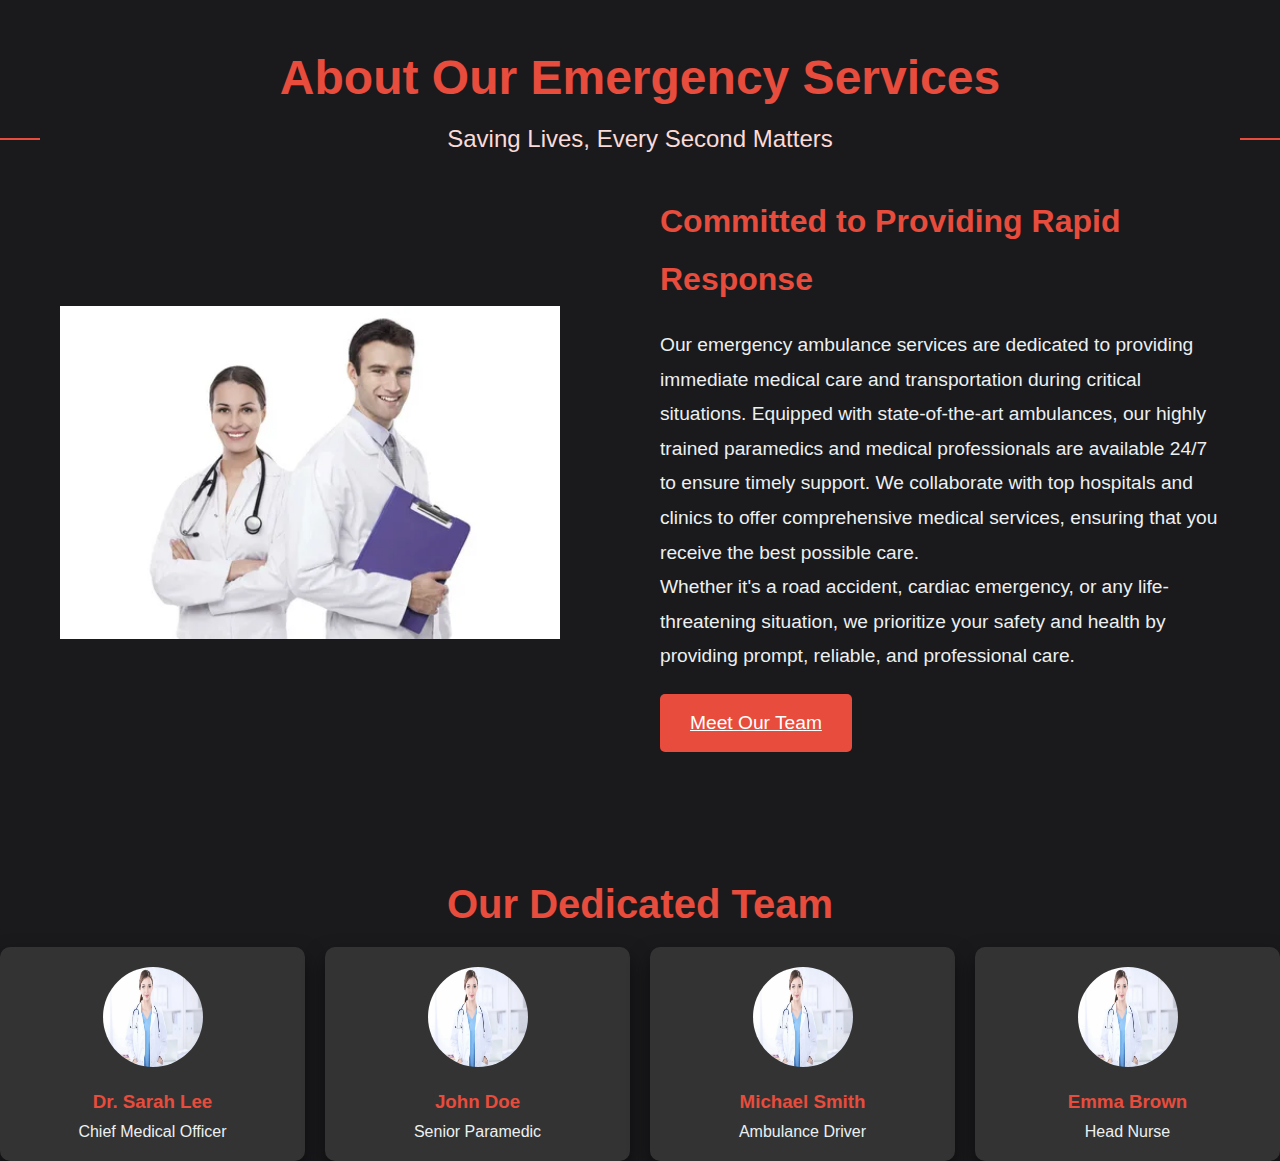
<file: aboutus.html>
<!DOCTYPE html>
<html lang="en">
<head>
    <meta charset="UTF-8">
    <meta name="viewport" content="width=device-width, initial-scale=1.0">
    <title>About Us | Emergency Ambulance Services</title>
    <style>
        /* General Reset */
        * {
            margin: 0;
            padding: 0;
            box-sizing: border-box;
            font-family: 'Arial', sans-serif;
        }

        body {
            background-color: #1A1A1D;
            color: #fff;
            overflow-x: hidden;
        }

        /* Main Container */
        .about-container {
            padding: 50px 20px;
            max-width: 1200px;
            margin: 0 auto;
            text-align: center;
        }

        /* Title Section */
        .about-title {
            font-size: 3rem;
            color: #E74C3C;
            margin-bottom: 20px;
            position: relative;
            animation: fadeInDown 1s ease-in-out;
        }

        /* Subtitle with Line Effect */
        .about-subtitle {
            font-size: 1.5rem;
            margin-bottom: 40px;
            color: #FADBD8;
            position: relative;
        }

        .about-subtitle::before, .about-subtitle::after {
            content: '';
            width: 80px;
            height: 2px;
            background-color: #E74C3C;
            position: absolute;
            top: 50%;
            transform: translateY(-50%);
            animation: lineGrow 1s ease-in-out;
        }

        .about-subtitle::before {
            left: -100px;
        }

        .about-subtitle::after {
            right: -100px;
        }

        /* Content Section */
        .about-content {
            display: grid;
            grid-template-columns: 1fr 1fr;
            gap: 40px;
            align-items: center;
            justify-content: center;
        }

        .about-image {
            width: 100%;
            max-width: 500px;
            animation: fadeInLeft 1.2s ease-in-out;
        }

        .about-text {
            font-size: 1.2rem;
            color: #ECF0F1;
            line-height: 1.8;
            text-align: left;
            animation: fadeInRight 1.2s ease-in-out;
        }

        .about-text h2 {
            color: #E74C3C;
            font-size: 2rem;
            margin-bottom: 20px;
            position: relative;
        }

        /* Button */
        .btn4 {
            display: inline-block;
            padding: 12px 30px;
            background-color: #E74C3C;
            color: #fff;
            font-size: 1.2rem;
            border: none;
            border-radius: 5px;
            cursor: pointer;
            transition: transform 0.3s ease, background-color 0.3s ease;
            margin-top: 20px;
        }

        .btn4:hover {
            background-color: #C0392B;
            transform: translateY(-5px);
        }

        /* Team Section */
        .team-section {
            margin-top: 80px;
            text-align: center;
        }

        .team-title {
            font-size: 2.5rem;
            color: #E74C3C;
            margin-bottom: 20px;
        }

        .team-grid {
            display: grid;
            grid-template-columns: repeat(auto-fit, minmax(250px, 1fr));
            gap: 20px;
        }

        .team-card {
            background-color: #333;
            padding: 20px;
            border-radius: 10px;
            box-shadow: 0 10px 20px rgba(0, 0, 0, 0.5);
            text-align: center;
            transition: transform 0.3s ease, box-shadow 0.3s ease;
            position: relative;
            overflow: hidden;
        }

        .team-card:hover {
            transform: translateY(-10px);
            box-shadow: 0 15px 30px rgba(0, 0, 0, 0.6);
        }

        .team-card img {
            width: 100px;
            height: 100px;
            border-radius: 50%;
            margin-bottom: 20px;
            transition: transform 0.3s ease;
        }

        .team-card:hover img {
            transform: rotate(10deg);
        }

        .team-card h3 {
            color: #E74C3C;
            margin-bottom: 10px;
        }

        .team-card p {
            color: #ECF0F1;
            font-size: 1rem;
        }

        /* Animation Keyframes */
        @keyframes fadeInDown {
            0% {
                opacity: 0;
                transform: translateY(-30px);
            }
            100% {
                opacity: 1;
                transform: translateY(0);
            }
        }

        @keyframes fadeInLeft {
            0% {
                opacity: 0;
                transform: translateX(-50px);
            }
            100% {
                opacity: 1;
                transform: translateX(0);
            }
        }

        @keyframes fadeInRight {
            0% {
                opacity: 0;
                transform: translateX(50px);
            }
            100% {
                opacity: 1;
                transform: translateX(0);
            }
        }

        @keyframes lineGrow {
            0% {
                width: 0;
            }
            100% {
                width: 80px;
            }
        }

        /* Smooth Scrolling */
        html {
            scroll-behavior: smooth;
        }

        /* Responsiveness */
        @media (max-width: 768px) {
            .about-content {
                grid-template-columns: 1fr;
            }
        }
    </style>
</head>
<body>
    <!-- Main About Section -->
    <div class="about-container">
        <h1 class="about-title">About Our Emergency Services</h1>
        <p class="about-subtitle">Saving Lives, Every Second Matters</p>
        <div class="about-content">
            <img src="i (8).webp" alt="Ambulance Image" class="about-image">
            <div class="about-text">
                <h2>Committed to Providing Rapid Response</h2>
                <p>Our emergency ambulance services are dedicated to providing immediate medical care and transportation during critical situations. Equipped with state-of-the-art ambulances, our highly trained paramedics and medical professionals are available 24/7 to ensure timely support. We collaborate with top hospitals and clinics to offer comprehensive medical services, ensuring that you receive the best possible care.</p>
                <p>Whether it's a road accident, cardiac emergency, or any life-threatening situation, we prioritize your safety and health by providing prompt, reliable, and professional care.</p>
                <a href="#team" class="btn4">Meet Our Team</a>
            </div>
        </div>
    </div>

    <!-- Team Section -->
    <div id="team" class="team-section">
        <h2 class="team-title">Our Dedicated Team</h2>
        <div class="team-grid">
            <div class="team-card">
                <img src="i (6).webp" alt="Team Member">
                <h3>Dr. Sarah Lee</h3>
                <p>Chief Medical Officer</p>
            </div>
            <div class="team-card">
                <img src="i (6).webp" alt="Team Member">
                <h3>John Doe</h3>
                <p>Senior Paramedic</p>
            </div>
            <div class="team-card">
                <img src="i (6).webp" alt="Team Member">
                <h3>Michael Smith</h3>
                <p>Ambulance Driver</p>
            </div>
            <div class="team-card">
                <img src="i (6).webp" alt="Team Member">
                <h3>Emma Brown</h3>
                <p>Head Nurse</p>
            </div>
        </div>
    </div>


    <script>
        document.querySelectorAll('.btn4').forEach(anchor => {
            anchor.addEventListener('click', function (e) {
                e.preventDefault();
                document.querySelector(this.getAttribute('href')).scrollIntoView({
                    behavior: 'smooth'
                });
            });
        });
    </script>
</body>
</html>
</file>
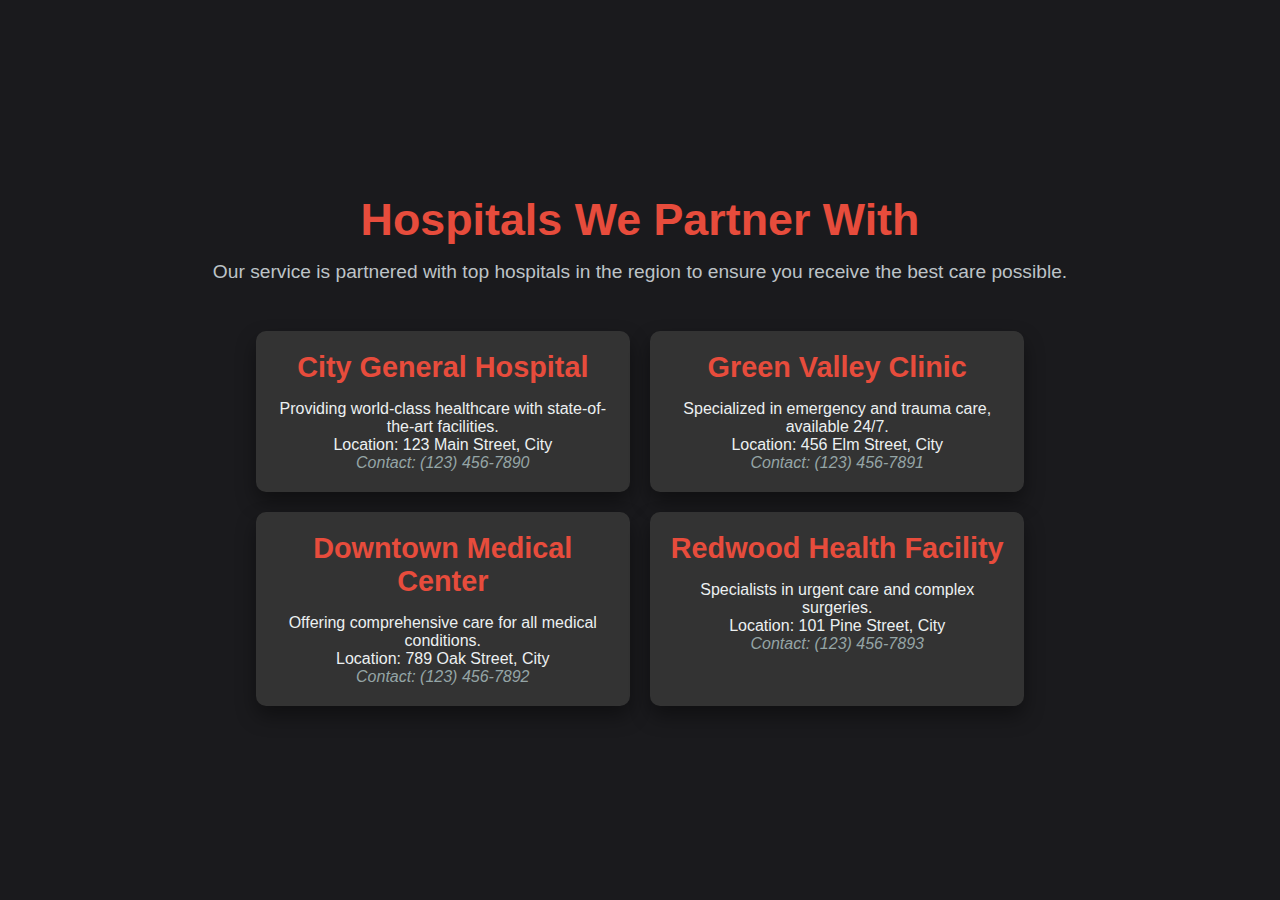
<file: hospital.html>
<!DOCTYPE html>
<html lang="en">
<head>
    <meta charset="UTF-8">
    <meta name="viewport" content="width=device-width, initial-scale=1.0">
    <title>Partner Hospitals</title>
    <style>
        * {
            margin: 0;
            padding: 0;
            box-sizing: border-box;
            font-family: 'Arial', sans-serif;
        }

        .hospital-body {
            background-color: #1A1A1D;
            color: #ECF0F1;
            min-height: 100vh;
            display: flex;
            justify-content: center;
            align-items: center;
            padding: 40px;
        }

        .hospital-container {
            text-align: center;
            width: 100%;
        }

        .hospital-heading {
            font-size: 2.8rem;
            margin-bottom: 1rem;
            color: #E74C3C;
            animation: hospital-fadeInDown 1s ease-in-out;
        }

        .hospital-text {
            font-size: 1.2rem;
            margin-bottom: 3rem;
            color: #BDC3C7;
            animation: hospital-fadeInUp 1s ease-in-out;
        }

        .hospital-grid {
            display: grid;
            grid-template-columns: repeat(auto-fit, minmax(250px, 1fr));
            gap: 20px;
            width: 90%;
            margin: 0 auto;
        }

        .hospital-item {
            background-color: #333;
            padding: 20px;
            border-radius: 10px;
            box-shadow: 0 10px 20px rgba(0, 0, 0, 0.4);
            position: relative;
            transition: transform 0.5s, box-shadow 0.5s;
            overflow: hidden;
        }

        .hospital-item::before {
            content: '';
            position: absolute;
            top: 0;
            left: 0;
            width: 100%;
            height: 100%;
            background: rgba(231, 76, 60, 0.5);
            transform: scaleY(0);
            transform-origin: bottom;
            transition: transform 0.4s ease-in-out;
        }

        .hospital-item:hover::before {
            transform: scaleY(1);
        }

        .hospital-item:hover {
            transform: translateY(-10px);
            box-shadow: 0 15px 30px rgba(0, 0, 0, 0.6);
        }

        .hospital-item h3 {
            font-size: 1.8rem;
            color: #E74C3C;
            margin-bottom: 1rem;
            position: relative;
            z-index: 2;
        }

        .hospital-item p {
            font-size: 1rem;
            color: #ECF0F1;
            position: relative;
            z-index: 2;
        }

        .hospital-item p:last-child {
            font-style: italic;
            color: #95A5A6;
        }

        .hospital-btn {
            padding: 12px 25px;
            background-color: #E74C3C;
            color: #fff;
            border: none;
            border-radius: 5px;
            font-size: 1.2rem;
            cursor: pointer;
            transition: background-color 0.3s, transform 0.3s;
            margin-top: 20px;
        }

        .hospital-btn:hover {
            background-color: #C0392B;
            transform: translateY(-3px);
        }

        @keyframes hospital-fadeInDown {
            0% {
                opacity: 0;
                transform: translateY(-30px);
            }
            100% {
                opacity: 1;
                transform: translateY(0);
            }
        }

        @keyframes hospital-fadeInUp {
            0% {
                opacity: 0;
                transform: translateY(30px);
            }
            100% {
                opacity: 1;
                transform: translateY(0);
            }
        }
    </style>
</head>
<body>
    <div class="hospital-body">
        <section id="hospital-section" class="hospital-section">
            <div class="hospital-container">
                <h2 class="hospital-heading">Hospitals We Partner With</h2>
                <p class="hospital-text">Our service is partnered with top hospitals in the region to ensure you receive the best care possible.</p>
                <div class="hospital-grid">
                    <div class="hospital-item">
                        <h3 class="hospital-heading">City General Hospital</h3>
                        <p>Providing world-class healthcare with state-of-the-art facilities.</p>
                        <p>Location: 123 Main Street, City</p>
                        <p>Contact: (123) 456-7890</p>
                    </div>
                    <div class="hospital-item">
                        <h3 class="hospital-heading">Green Valley Clinic</h3>
                        <p>Specialized in emergency and trauma care, available 24/7.</p>
                        <p>Location: 456 Elm Street, City</p>
                        <p>Contact: (123) 456-7891</p>
                    </div>
                    <div class="hospital-item">
                        <h3 class="hospital-heading">Downtown Medical Center</h3>
                        <p>Offering comprehensive care for all medical conditions.</p>
                        <p>Location: 789 Oak Street, City</p>
                        <p>Contact: (123) 456-7892</p>
                    </div>
                    <div class="hospital-item">
                        <h3 class="hospital-heading">Redwood Health Facility</h3>
                        <p>Specialists in urgent care and complex surgeries.</p>
                        <p>Location: 101 Pine Street, City</p>
                        <p>Contact: (123) 456-7893</p>
                    </div>
                </div>
            </div>
        </section>
    </div>
</body>
</html>
</file>
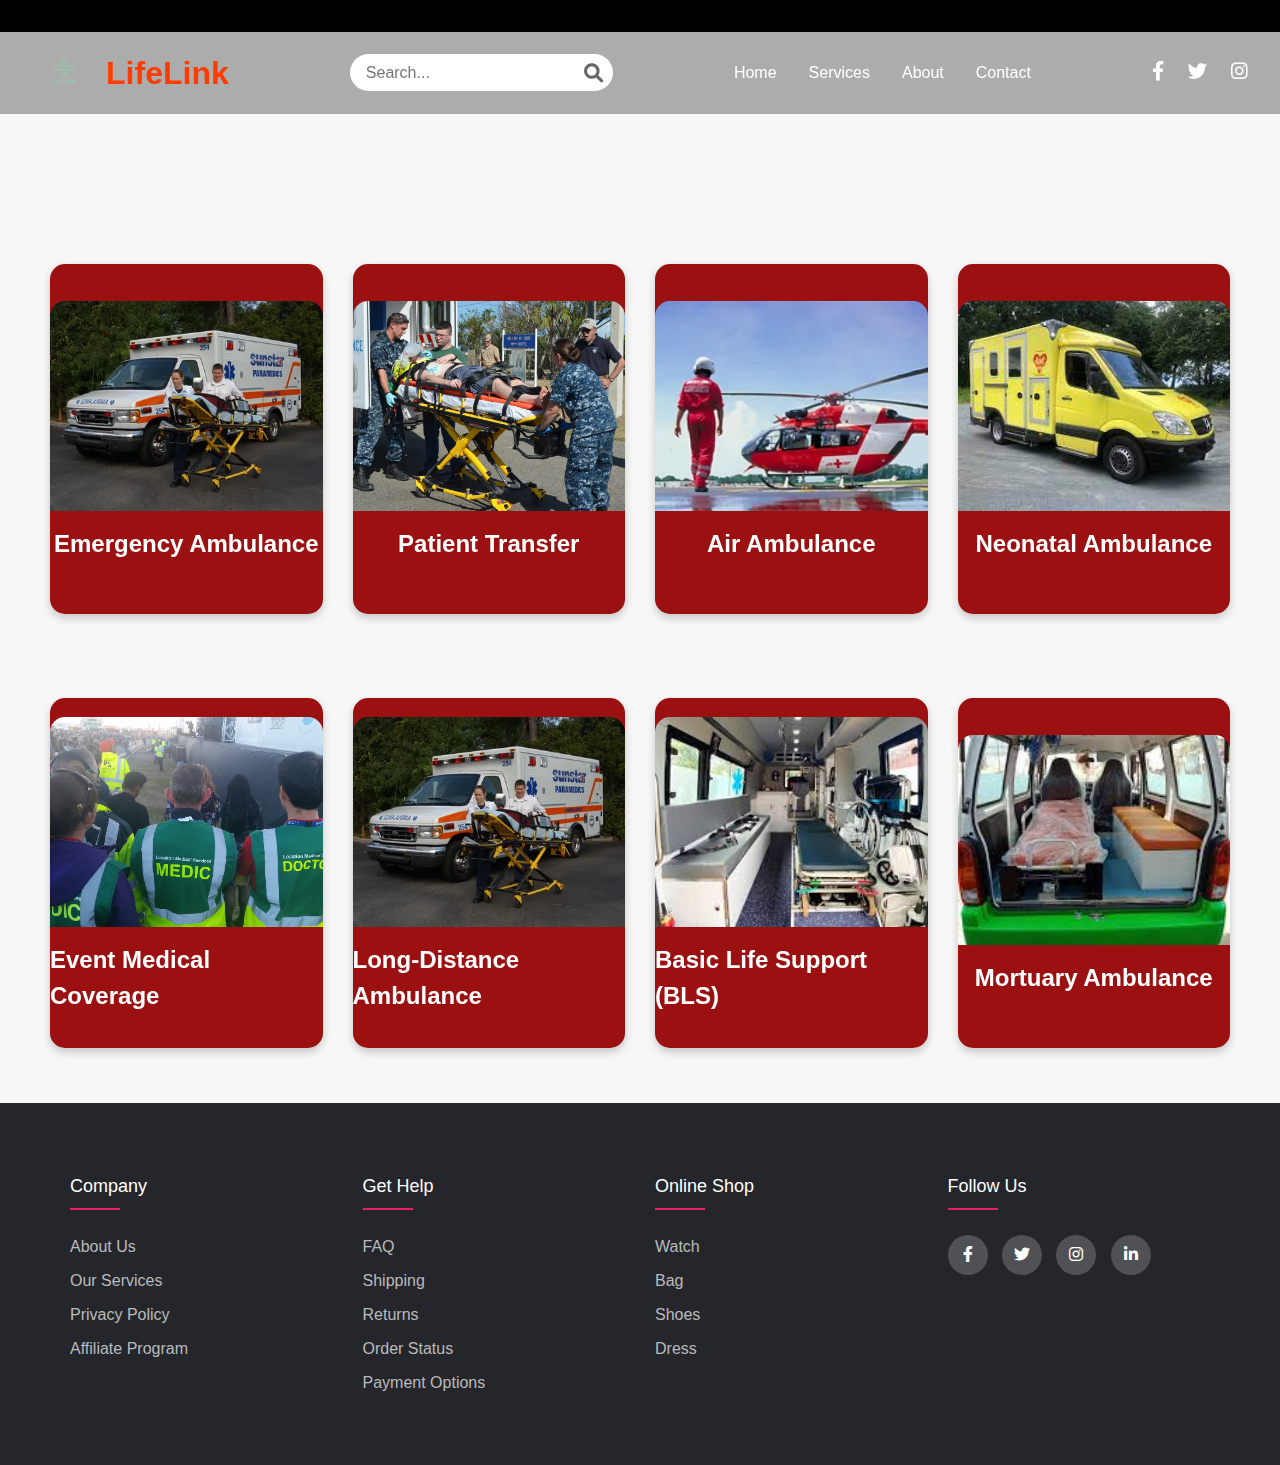
<file: service.html>
<!DOCTYPE html>
<html lang="en">
<head>
    <meta charset="UTF-8">
    <meta name="viewport" content="width=device-width, initial-scale=1.0">
    <title>Ambulance Services</title>
    
    <!-- Font Awesome CDN -->
    <link rel="stylesheet" href="https://cdnjs.cloudflare.com/ajax/libs/font-awesome/6.0.0-beta3/css/all.min.css">
    <link rel="stylesheet" href="https://cdnjs.cloudflare.com/ajax/libs/font-awesome/6.6.0/css/all.min.css" integrity="sha512-Kc323vGBEqzTmouAECnVceyQqyqdsSiqLQISBL29aUW4U/M7pSPA/gEUZQqv1cwx4OnYxTxve5UMg5GT6L4JJg==" crossorigin="anonymous" referrerpolicy="no-referrer" />

    <style>
        body {
            margin: 0;
            font-family: 'Arial', sans-serif;
            background-color: #f7f7f7;
        }

        /* Marquee Styling */
        .marquee {
            background-color: #000;
            color: #fff;
            padding: 5px 0;
            font-size: 0.9rem;
            text-align: center;
            position: relative;
            overflow: hidden;
            white-space: nowrap;
            width: 100%;
            z-index: 1001; 
        }

        .marquee span {
            display: inline-block;
            padding-left: 100%;
            animation: scroll 10s linear infinite;
        }

        .marquee:hover span {
            animation-play-state: paused;
        }

        @keyframes scroll {
            0% {
                transform: translateX(100%);
            }
            100% {
                transform: translateX(-100%);
            }
        }

        /* Navbar Styling */
        .navbar {
            display: flex;
            justify-content: space-between;
            align-items: center;
            background-color: #14141454;
            padding: 1rem 2rem;
            position: sticky;
            top: 0;
            z-index: 1000;
            width: 100%;
            transition: all 0.3s ease;
        }

        .logo {
            color: #ff3c00;
            font-size: 2rem;
            font-weight: bold;
            display: flex;
            align-items: center;
        }

        .logo img {
            height: 50px; /* Increased logo size */
            margin-right: 10px;
            filter: brightness(0) saturate(100%) invert(82%) sepia(27%) saturate(346%) hue-rotate(93deg) brightness(88%) contrast(92%); /* Adjust color */
        }

        /* Search Bar */
        .search-bar {
            position: relative;
            display: flex;
            align-items: center;
        }

        .search-bar input {
            padding: 0.6rem 2.5rem 0.6rem 1rem;
            border: none;
            border-radius: 20px;
            outline: none;
            font-size: 1rem;
        }

        .search-bar i {
            position: absolute;
            right: 10px;
            font-size: 1.2rem;
            color: #666;
            cursor: pointer;
            transition: color 0.3s;
        }

        .search-bar i:hover {
            color: #00c897;
        }

        /* Nav Links */
        .nav-links {
            display: flex;
            list-style: none;
            gap: 2rem;
        }

        .nav-links li a {
            color: #fff;
            text-decoration: none;
            font-size: 1rem;
            transition: color 0.3s, transform 0.3s;
        }

        .nav-links li a:hover {
            color: #db1616;
            transform: scale(1.1);
        }

        .toggle-btn {
            display: none;
            font-size: 1.8rem;
            color: #fff;
            cursor: pointer;
        }

        /* Social Icons */
        .social-icons {
            display: flex;
            gap: 1.5rem;
        }

        .social-icons a {
            color: #fff;
            font-size: 1.2rem;
            transition: transform 0.3s, color 0.3s;
        }

        .social-icons a:hover {
            color: #00c897;
            transform: scale(1.2);
        }

        /* Card Container */
        .card-container {
            display: grid;
            grid-template-columns: repeat(4, 1fr); /* Four cards per row */
            gap: 30px;
            margin-top: 150px; /* Adjusted for fixed navbar */
            padding: 0 50px;
        }

        .card {
            height: 350px;
            perspective: 1000px;
            position: relative;
            box-shadow: 0 4px 8px rgba(0, 0, 0, 0.2);
            border-radius: 15px;
            overflow: hidden;
            transition: transform 0.3s ease;
            margin-bottom: 20%;
        }

        .card:hover {
            transform: translateY(-10px);
        }

        .card-front,
        .card-back {
            width: 100%;
            height: 100%;
            display: flex;
            flex-direction: column;
            justify-content: center;
            align-items: center;
            font-size: 18px;
            color: white;
            position: absolute;
            backface-visibility: hidden;
            transition: transform 0.6s ease;
        }

        .card-front {
            background-color: #9b1111;
        }

        .card-back {
            background-color: #df918f;
            transform: rotateY(180deg);
            text-align: center;
        }

        .card-image {
            width: 100%;
            height: 60%;
            object-fit: cover;
            border-top-left-radius: 15px;
            border-top-right-radius: 15px;
        }

        .card:hover .card-front {
            transform: rotateY(180deg);
        }

        .card:hover .card-back {
            transform: rotateY(0deg);
        }

        h3 {
            margin: 15px 0;
            font-size: 1.5rem;
        }

        p {
            font-size: 1rem;
        }

        /* Mobile Styling */
        @media (max-width: 768px) {
            .card-container {
                grid-template-columns: repeat(2, 1fr); /* Two cards per row for smaller screens */
            }

            /* Responsive Navbar */
            .nav-links,
            .social-icons {
                position: absolute;
                top: 60px;
                right: -100%;
                flex-direction: column;
                background-color: #3333336b;
                width: 100%;
                height: 100vh;
                text-align: center;
                gap: 2rem;
                transition: right 0.3s ease;
                z-index: 999;
            }

            .nav-links.active,
            .social-icons.active {
                right: 0;
            }

            .toggle-btn {
                display: block;
            }

            .toggle-btn i {
                color: white;
                font-size: 2rem;
            }
        }

        @import url('https://fonts.googleapis.com/css2?family=Poppins:wght@300;400;500;600;700&display=swap');
        body{
            line-height: 1.5;
            font-family: 'Poppins', sans-serif;
        }
        *{
            margin:0;
            padding:0;
            box-sizing: border-box;
        }
        .container{
            max-width: 1170px;
            margin:auto;
        }
        .row{
            display: flex;
            flex-wrap: wrap;
        }
        ul{
            list-style: none;
        }
        .footer{
            background-color: #24262b;
            padding: 70px 0;
        }
        .footer-col{
           width: 25%;
           padding: 0 15px;
        }
        .footer-col h4{
            font-size: 18px;
            color: #ffffff;
            text-transform: capitalize;
            margin-bottom: 35px;
            font-weight: 500;
            position: relative;
        }
        .footer-col h4::before{
            content: '';
            position: absolute;
            left:0;
            bottom: -10px;
            background-color: #e91e63;
            height: 2px;
            box-sizing: border-box;
            width: 50px;
        }
        .footer-col ul li:not(:last-child){
            margin-bottom: 10px;
        }
        .footer-col ul li a{
            font-size: 16px;
            text-transform: capitalize;
            color: #ffffff;
            text-decoration: none;
            font-weight: 300;
            color: #bbbbbb;
            display: block;
            transition: all 0.3s ease;
        }
        .footer-col ul li a:hover{
            color: #ffffff;
            padding-left: 8px;
        }
        .footer-col .social-links a{
            display: inline-block;
            height: 40px;
            width: 40px;
            background-color: rgba(255,255,255,0.2);
            margin:0 10px 10px 0;
            text-align: center;
            line-height: 40px;
            border-radius: 50%;
            color: #ffffff;
            transition: all 0.5s ease;
        }
        .footer-col .social-links a:hover{
            color: #24262b;
            background-color: #ffffff;
        }
        
        /*responsive*/
        @media(max-width: 767px){
          .footer-col{
            width: 50%;
            margin-bottom: 30px;
        }
        }
        @media(max-width: 574px){
          .footer-col{
            width: 100%;
        }
        }
        
        
        
        
      
    </style>
</head>
<body>


    <div class="marquee">
        <span>WE OFFER ALL TYPES OF AMBULANCE SERVICES 24/7!</span>
    </div>


    <header>
        <nav class="navbar">
            <div class="logo">
                <img src="image-removebg-preview (2).png" alt="LifeLink Logo" />
                LifeLink
            </div>

            <div class="search-bar">
                <input type="text" placeholder="Search..." />
                <i class="fa fa-search"></i>
            </div>

            <ul class="nav-links">
                <li><a href="index.html">Home</a></li>
                <li><a href="service.html">Services</a></li>
                <li><a href="about.html">About</a></li>
                <li><a href="contact.html">Contact</a></li>
            </ul>

            <div class="social-icons">
                <a href="#"><i class="fab fa-facebook-f"></i></a>
                <a href="#"><i class="fab fa-twitter"></i></a>
                <a href="#"><i class="fab fa-instagram"></i></a>
            </div>

            <div class="toggle-btn">
                <i class="fa fa-bars"></i>
            </div>
        </nav>
    </header>


    <div class="card-container">
        <div class="card">
            <div class="card-front">
                <img src="i (10).webp" alt="Emergency Ambulance" class="card-image">
                <h3>Emergency Ambulance</h3>
            </div>
            <div class="card-back">
                <p>Quick response vehicles with advanced life-saving equipment for critical emergencies.</p>
            </div>
        </div>

        <div class="card">
            <div class="card-front">
                <img src="i (11).webp" alt="Patient Transfer" class="card-image">
                <h3>Patient Transfer</h3>
            </div>
            <div class="card-back">
                <p>Safe and reliable non-emergency patient transport to hospitals, clinics, or homes.</p>
            </div>
        </div>

        <div class="card">
            <div class="card-front">
                <img src="i (12).webp" alt="Air Ambulance" class="card-image">
                <h3>Air Ambulance</h3>
            </div>
            <div class="card-back">
                <p>Fast, specialized air transport for long-distance or critical cases.</p>
            </div>
        </div>


        <div class="card">
            <div class="card-front">
                <img src="neonatal.png" alt="Neonatal Ambulance" class="card-image">
                <h3>Neonatal Ambulance</h3>
            </div>
            <div class="card-back">
                <p>Ambulances specially designed for infants, equipped with advanced neonatal care.</p>
            </div>
        </div>

        <div class="card">
            <div class="card-front">
                <img src="20150725_200753.jpg" alt="Event Medical Coverage" class="card-image">
                <h3>Event Medical Coverage</h3>
            </div>
            <div class="card-back">
                <p>Professional medical teams and vehicles ready to provide care during events.</p>
            </div>
        </div>

        <div class="card">
            <div class="card-front">
                <img src="i (10).webp" alt="Long-Distance Ambulance" class="card-image">
                <h3>Long-Distance Ambulance</h3>
            </div>
            <div class="card-back">
                <p>Comfortable and safe long-distance patient transport with medical assistance.</p>
            </div>
        </div>

        <div class="card">
            <div class="card-front">
                <img src="images (1).png" alt="Basic Life Support Ambulance" class="card-image">
                <h3>Basic Life Support (BLS)</h3>
            </div>
            <div class="card-back">
                <p>For non-critical patient transfers requiring basic medical monitoring and care.</p>
            </div>
        </div>

        <div class="card">
            <div class="card-front">
                <img src="mourtary aumbulance1.jpeg" alt="Mortuary Ambulance" class="card-image">
                <h3>Mortuary Ambulance</h3>
            </div>
            <div class="card-back">
                <p>Compassionate and professional services for transporting the deceased with dignity.</p>
            </div>
        </div>
    </div>

    
  <footer class="footer">
    <div class="container">
        <div class="row">
            <div class="footer-col">
                <h4>company</h4>
                <ul>
                    <li><a href="#">about us</a></li>
                    <li><a href="#">our services</a></li>
                    <li><a href="#">privacy policy</a></li>
                    <li><a href="#">affiliate program</a></li>
                </ul>
            </div>
            <div class="footer-col">
                <h4>get help</h4>
                <ul>
                    <li><a href="#">FAQ</a></li>
                    <li><a href="#">shipping</a></li>
                    <li><a href="#">returns</a></li>
                    <li><a href="#">order status</a></li>
                    <li><a href="#">payment options</a></li>
                </ul>
            </div>
            <div class="footer-col">
                <h4>online shop</h4>
                <ul>
                    <li><a href="#">watch</a></li>
                    <li><a href="#">bag</a></li>
                    <li><a href="#">shoes</a></li>
                    <li><a href="#">dress</a></li>
                </ul>
            </div>
            <div class="footer-col">
                <h4>follow us</h4>
                <div class="social-links">
                    <a href="#"><i class="fab fa-facebook-f"></i></a>
                    <a href="#"><i class="fab fa-twitter"></i></a>
                    <a href="#"><i class="fab fa-instagram"></i></a>
                    <a href="#"><i class="fab fa-linkedin-in"></i></a>
                </div>
            </div>
        </div>
    </div>
</footer>

    
    <script>
        const toggleBtn = document.querySelector(".toggle-btn i");
        const navLinks = document.querySelector(".nav-links");
        const socialIcons = document.querySelector(".social-icons");

        toggleBtn.addEventListener("click", () => {
            navLinks.classList.toggle("active");
            socialIcons.classList.toggle("active");
            toggleBtn.classList.toggle("fa-times");
        });
    </script>
</body>
</html>
</file>
